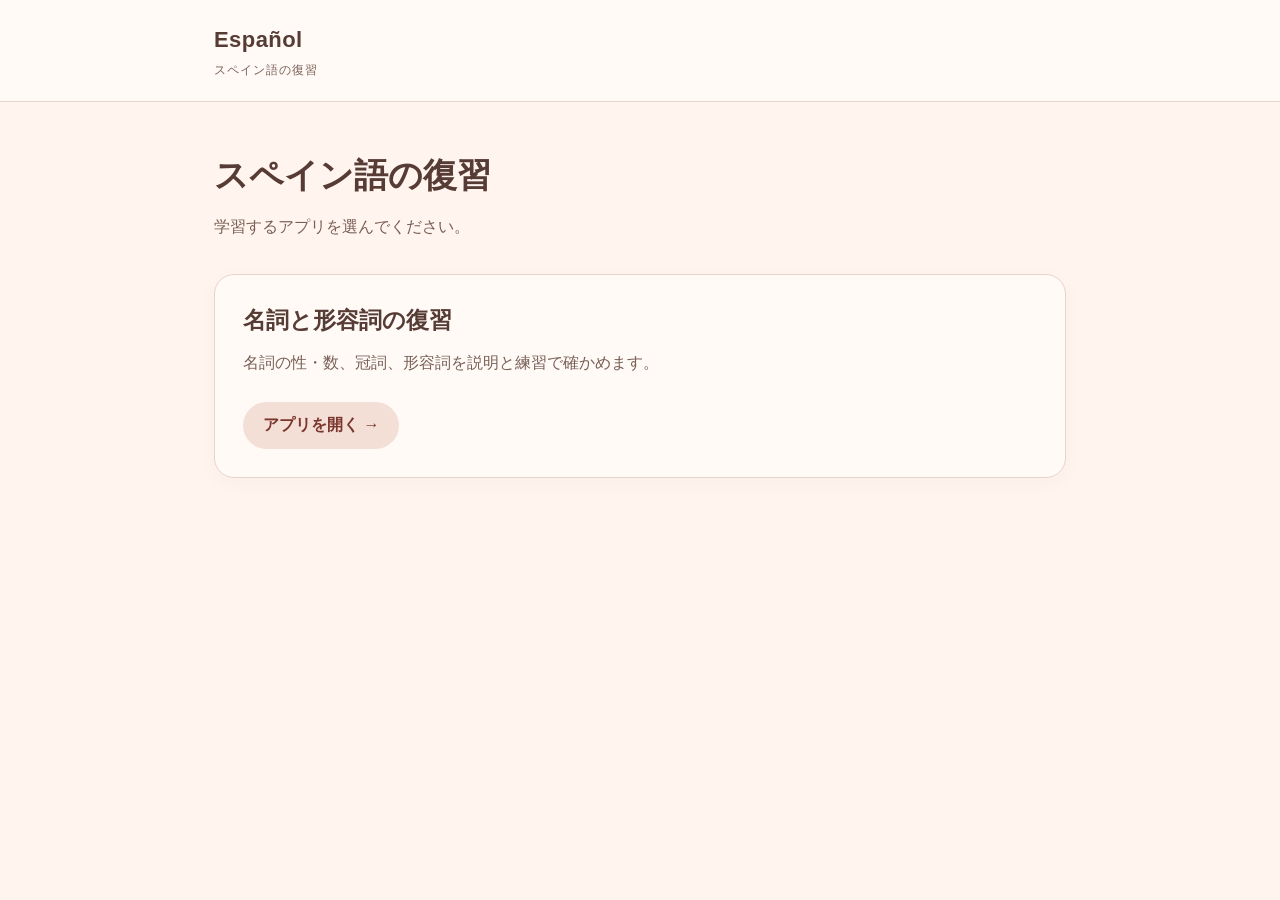
<file: index.html>
<!doctype html>
<html lang="ja">
<head>
<meta charset="utf-8">
<meta name="viewport" content="width=device-width, initial-scale=1">
<meta name="theme-color" content="#fff5ee">
<meta name="robots" content="noindex, nofollow">
<title>スペイン語の復習 · Español</title>
<style>
:root{color-scheme:light;--ink:#573b35;--muted:#795f56;--paper:#fffaf6;--accent:#9e493e;--line:#e8d4c8}
*{box-sizing:border-box}body{margin:0;background:#fff5ee;color:var(--ink);font-family:-apple-system,BlinkMacSystemFont,"Hiragino Kaku Gothic ProN","Noto Sans JP",sans-serif;line-height:1.8}
header{background:var(--paper);border-bottom:1px solid var(--line)}.header-inner{max-width:900px;margin:auto;padding:20px 24px;font-size:22px;font-weight:750;letter-spacing:.02em}header small{display:block;font-size:12px;font-weight:500;color:var(--muted);letter-spacing:.08em}
main{max-width:900px;margin:0 auto;padding:48px 24px 72px}h1{font-size:clamp(24px,5vw,34px);line-height:1.5;margin:0 0 12px}.intro{color:var(--muted);margin:0 0 32px}.apps{display:grid;grid-template-columns:repeat(auto-fit,minmax(min(100%,320px),1fr));gap:20px}
.card{display:block;color:inherit;text-decoration:none;background:var(--paper);border:1px solid var(--line);border-radius:20px;padding:28px;box-shadow:0 5px 20px #573b3508;transition:border-color .15s,box-shadow .15s}.card:hover{border-color:var(--accent);box-shadow:0 7px 24px #573b3515}.card:focus-visible{outline:3px solid var(--accent);outline-offset:5px}.card h2{font-size:23px;line-height:1.5;margin:0 0 12px}.card p{color:var(--muted);margin:0 0 24px}.open{display:inline-block;background:#f4dfd7;color:#7b352d;border-radius:999px;padding:9px 20px;font-weight:700}
@media(max-width:480px){main{padding:32px 20px 48px}.card{padding:24px}.header-inner{padding:16px 20px}}
</style>
</head>
<body>
<header><div class="header-inner">Español<small>スペイン語の復習</small></div></header>
<main><h1>スペイン語の復習</h1><p class="intro">学習するアプリを選んでください。</p><div class="apps" aria-label="学習アプリ"><a class="card" href="36krf7/"><h2>名詞と形容詞の復習</h2><p>名詞の性・数、冠詞、形容詞を説明と練習で確かめます。</p><span class="open">アプリを開く <span aria-hidden="true">→</span></span></a></div></main>
</body>
</html>
</file>
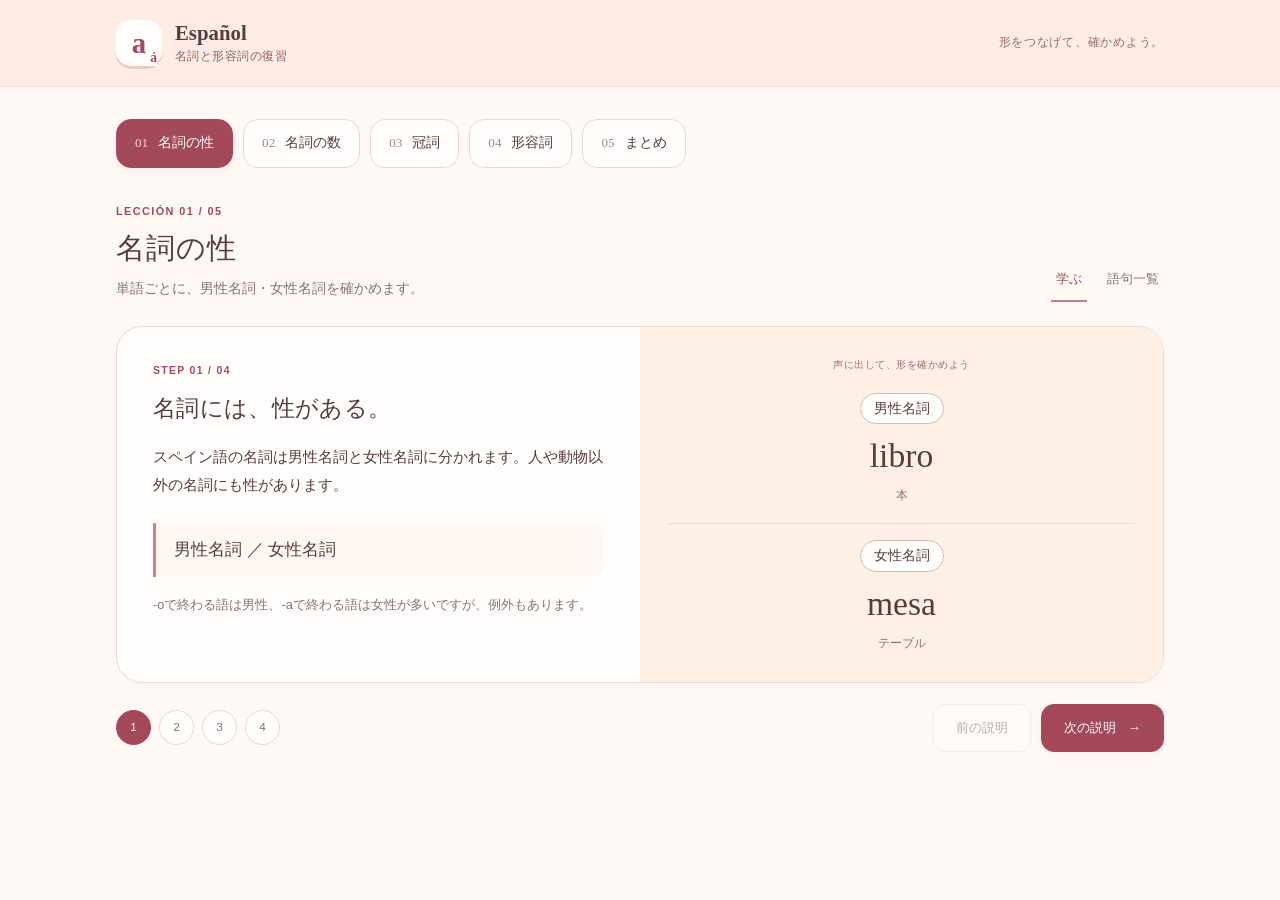
<file: 36krf7/index.html>
<!doctype html>
<html lang="ja">
<head>
  <meta charset="utf-8">
  <meta name="viewport" content="width=device-width, initial-scale=1">
  <meta name="theme-color" content="#fff5ee">
  <meta name="robots" content="noindex, nofollow">
  <title>名詞と形容詞の復習 · Español</title>
  <link rel="stylesheet" href="style.css?v=cfb3f581848a">
</head>
<body>
  <a class="skip" href="#content">学習内容へ</a>
  <header class="masthead"><div class="masthead-inner"><a href="#" id="home-link" class="brand"><span class="brand-mark" aria-hidden="true">a<span>á</span></span><span>Español<small>名詞と形容詞の復習</small></span></a><span class="masthead-note">形をつなげて、確かめよう。</span></div></header>
  <div class="shell">
    <nav id="chapters" class="chapters" aria-label="学習する分野"></nav>
    <div class="page-head"><div><p id="eyebrow" class="eyebrow"></p><h1 id="title"></h1><p id="intro" class="intro"></p></div><nav id="views" class="view-tabs" aria-label="学習の方法"></nav></div>
    <main id="content" tabindex="-1"></main>
    <p id="notice" class="notice" role="status" aria-live="polite"></p>
  </div>
  <script src="data.js?v=25583dbda286"></script><script src="engine.js?v=3fdb61d75767"></script><script src="app.js?v=c4630849959b"></script>
</body>
</html>
</file>
<file: 36krf7/style.css>
:root{--paper:#fff9f5;--peach:#fff0e5;--rose:#a44959;--rose-dark:#853a49;--ink:#593b3e;--muted:#8a7170;--line:#ead8d1;--green:#33725a;--red:#ac3b51;--white:#fffefd;color:var(--ink);font-family:"Hiragino Maru Gothic ProN","Hiragino Sans",-apple-system,BlinkMacSystemFont,"Noto Sans JP",Meiryo,sans-serif;font-synthesis:none}
*{box-sizing:border-box}body{margin:0;background:var(--paper);line-height:1.8}button,input,select{font:inherit;color:inherit}button,a,input,select{-webkit-tap-highlight-color:transparent}button{cursor:pointer}button:disabled{cursor:default}button,a,select,input{touch-action:manipulation}button:focus-visible,a:focus-visible,select:focus-visible,input:focus-visible{outline:3px solid #c68255;outline-offset:4px}button{transition:background .16s,border-color .16s,transform .16s}button:not(:disabled):active{transform:translateY(1px)}a{color:inherit}.skip{position:absolute;top:-100px;left:15px;padding:10px;background:white;z-index:10}.skip:focus{top:10px}
.masthead{background:#ffede5;border-bottom:1px solid #f1ddd4}.masthead-inner{max-width:1120px;margin:auto;padding:20px 36px;display:flex;align-items:center;justify-content:space-between}.brand{text-decoration:none;display:flex;align-items:center;gap:13px;font:700 1.3rem Georgia,serif}.brand small{font:500 .72rem/1.5 sans-serif;display:block;margin-top:3px;letter-spacing:.04em;color:#945d62}.brand-mark{position:relative;width:46px;height:46px;background:var(--white);border-radius:15px;display:flex;align-items:center;justify-content:center;font-size:1.8rem;color:var(--rose);box-shadow:0 3px 0 #edc9bf}.brand-mark span{position:absolute;right:5px;bottom:0;font-size:.85rem;background:var(--white);padding-left:3px}.masthead-note{font-size:.76rem;color:#946e6b;letter-spacing:.06em}
.shell{max-width:1120px;margin:auto;padding:32px 36px 18px}.chapters{display:flex;gap:10px;flex-wrap:wrap}.chapter{padding:11px 18px;border:1px solid var(--line);border-radius:15px;background:var(--white);font-size:.86rem;font-weight:600;min-height:48px;display:flex;align-items:center;gap:10px}.chapter-no{font:500 .82rem Georgia,serif;color:#ab8480}.chapter.active{background:var(--rose);border-color:var(--rose);color:white;box-shadow:0 5px 12px #a4495912}.chapter.active .chapter-no{color:#f4d9d8}.visited{font-size:.75rem;color:var(--green)}.chapter.active .visited{color:white}.chapter:hover:not(.active){background:#fff3eb;border-color:#dcb9b0}
.page-head{margin:35px 0 24px;display:flex;align-items:flex-end;justify-content:space-between;gap:25px}.eyebrow,.step-label{color:var(--rose);font-size:.65rem;font-weight:650;letter-spacing:.13em;margin:0 0 8px}.eyebrow{font:600 .68rem/1.5 sans-serif}h1,h2,h3,p{margin:0}h1{font-size:1.8rem;font-weight:650;letter-spacing:.035em;line-height:1.5}h2{font-size:1.45rem;letter-spacing:.015em;font-weight:600;line-height:1.65}h3{font-size:1.1rem;font-weight:600}.intro{font-size:.86rem;color:var(--muted);margin-top:7px}.view-tabs{display:flex;white-space:nowrap;gap:15px;align-self:flex-end}.view-tabs button{background:none;border:0;border-bottom:2px solid transparent;font-size:.8rem;padding:10px 5px;color:var(--muted);min-height:44px}.view-tabs .active{border-bottom-color:#cc7c87;color:var(--rose);font-weight:650}
main:focus{outline:none}.lesson-layout{border:1px solid var(--line);border-radius:26px;overflow:hidden;display:grid;grid-template-columns:1fr 1fr;background:var(--white);box-shadow:0 8px 26px #82434706}.lesson-copy{padding:35px 36px}.lesson-copy>p:not(.step-label){font-size:.91rem;line-height:1.95;margin-top:16px}.lesson-copy>.note{font-size:.8rem!important;color:var(--muted);line-height:1.9}.rule{padding:13px 18px;background:#fff7f1;border-left:3px solid #d37d87;border-radius:0 12px 12px 0;margin-top:23px;font-size:1.04rem;font-weight:600;line-height:1.7}.example-stage{padding:29px 28px;background:var(--peach);display:flex;flex-direction:column;align-items:center;justify-content:center;text-align:center;gap:18px;min-height:310px}.stage-label{font-size:.65rem;letter-spacing:.05em;color:#a16a6d}.example{width:100%}.example>div{font:2.1rem/1.55 Georgia,"Times New Roman",serif;overflow-wrap:anywhere}.example>p{font-size:.73rem;color:var(--muted);margin-top:2px}.example.compact>div{font-size:1.64rem}.example+.example{border-top:1px solid #eddbcf;padding-top:16px}
.lesson-nav{display:flex;justify-content:space-between;align-items:center;gap:20px;margin-top:21px}.dots{display:flex;gap:8px}.dots button{height:35px;min-width:35px;border:1px solid var(--line);border-radius:50%;background:var(--white);font-size:.74rem;color:var(--muted)}.dots .active{background:var(--rose);border-color:var(--rose);color:white}.lesson-actions{display:flex;gap:10px}.btn{min-height:47px;border:1px solid var(--line);border-radius:13px;padding:11px 22px;background:var(--white);font-size:.84rem;font-weight:600;display:inline-flex;align-items:center;justify-content:center;gap:12px;text-decoration:none}.btn.primary{background:var(--rose);border-color:var(--rose);color:white;box-shadow:0 3px 8px #8d3b4510}.btn.primary:not(:disabled):hover{background:var(--rose-dark);border-color:var(--rose-dark)}.btn:disabled{opacity:.4;box-shadow:none}
.practice-start{border:1px solid var(--line);border-radius:26px;background:var(--white);display:grid;grid-template-columns:1.2fr 1fr;overflow:hidden;box-shadow:0 8px 26px #82434706}.practice-copy{padding:35px 36px}.practice-copy>p:not(.step-label){font-size:.85rem;color:var(--muted);margin-top:11px}.practice-settings{display:flex;flex-direction:column;gap:13px;margin:23px 0}.practice-settings label{display:flex;align-items:center;justify-content:space-between;gap:15px;font-size:.77rem}.practice-settings select{width:66%;min-height:44px;border:1px solid var(--line);border-radius:10px;background:#fffaf7;padding:8px 10px;font-size:.79rem}.start-button{width:100%;margin-top:2px}.practice-preview{padding:28px;background:var(--peach);display:flex;flex-direction:column;justify-content:center;align-items:center;text-align:center;gap:18px}.practice-preview>div{font:2.15rem/1.5 Georgia,serif}.preview-arrow{font-size:1.25rem;color:#c09389}.practice-preview .note{font-size:.75rem;color:var(--muted);max-width:23em}.last-result{margin-top:15px!important;text-align:center}.last-result b{color:var(--rose);margin-left:7px}
.quiz{max-width:820px;margin:0 auto;border:1px solid var(--line);border-radius:26px;background:var(--white);overflow:hidden;box-shadow:0 8px 26px #82434706}.quiz-top{padding:15px 28px;display:flex;align-items:center;justify-content:space-between;font-size:.76rem;gap:8px;color:var(--muted)}.quiz-top b{color:var(--rose);font-size:.9rem}.quiz-tools{display:flex;gap:14px}.text-btn{padding:4px 0;background:none;border:0;text-decoration:underline;text-underline-offset:4px;font-size:.71rem;min-height:38px;color:var(--muted)}.progress-track{height:4px;background:#fff0e9}.progress-track>span{display:block;height:100%;background:#cf8290;transition:width .2s}.quiz-main{padding:27px 36px 30px;text-align:center}.question-kind{color:#a47976;font-size:.66rem;letter-spacing:.04em;margin-bottom:6px}.quiz h2{font-size:1rem;font-weight:550}.question-word{font:2.75rem/1.5 Georgia,"Times New Roman",serif;color:#71474c;margin:17px 0 0;overflow-wrap:anywhere}.question-word.long{font-size:2.1rem}.question-ja{font-size:.82rem;color:var(--muted);margin:4px 0 14px}.base-word{font-size:.72rem;color:var(--muted);display:flex;gap:10px;justify-content:center;align-items:center;margin:14px 0}.base-word b{color:var(--ink);font:1.1rem Georgia,serif}.choices{display:flex;flex-wrap:wrap;justify-content:center;gap:11px;margin:24px 0 23px}.choice{border:1.5px solid var(--line);border-radius:14px;min-height:58px;padding:10px 19px;background:#fffbf8;font-size:1rem;position:relative}.choice[lang=es]{font:1.35rem/1.5 Georgia,serif}.choice.selected{border-color:var(--rose);box-shadow:0 0 0 1px var(--rose);background:#fff0f0;color:var(--rose)}.choice.correct{border-color:var(--green);background:#eff8f0;color:var(--green);box-shadow:none}.choice.wrong{border-color:var(--red);background:#fff0f0;color:var(--red);box-shadow:none}.choice-symbol{font-size:.9rem;margin-left:10px}.phrases{display:grid;grid-template-columns:1fr 1fr}.phrases .choice{font-size:1.1rem;padding:14px 12px;text-wrap:balance}.quiz-bottom{display:flex;justify-content:center;margin-top:17px}.quiz-bottom>.btn{min-width:180px}.hint-button{border:0;background:none;font-size:.73rem;padding:9px 15px;margin-top:12px;color:#9c7270;min-height:44px}.hint-text{font-size:.78rem;color:var(--muted);background:#fff7f1;border-radius:12px;padding:12px 17px;text-align:left;margin-top:4px}.feedback{background:#fff3eb;text-align:left;padding:21px 23px;border-radius:16px;margin-top:23px;scroll-margin-top:20px}.feedback-title{font-size:.9rem;font-weight:650;color:var(--green)}.feedback.miss .feedback-title{color:var(--red)}.correct-answer{font:1.65rem/1.55 Georgia,serif;margin:7px 0;color:var(--green);overflow-wrap:anywhere}.correct-answer[lang=ja]{font-family:inherit;font-size:1.2rem}.feedback>p:last-child{font-size:.83rem;line-height:1.95}.your-answer{font-size:.72rem;color:var(--muted);margin-top:8px}.your-answer span{margin-left:10px;text-decoration:line-through;text-decoration-color:#cf9c94;overflow-wrap:anywhere}
.write-area{margin:24px auto 18px;max-width:520px}.write-area label{display:block;font-size:.75rem;color:var(--muted);margin-bottom:8px}.write-area input{width:100%;min-height:58px;border:1.5px solid var(--line);border-radius:12px;padding:11px 15px;text-align:center;font:1.4rem Georgia,serif;background:#fffbf8}.write-area input[lang=ja]{font-family:inherit;font-size:1rem}.write-area input:disabled{opacity:1;color:var(--muted);background:#f9f3ee}.accent-keys{display:flex;justify-content:center;gap:8px;margin-top:10px}.accent-keys button{border:1px solid var(--line);border-radius:9px;background:white;min-width:40px;min-height:42px;font:1.05rem Georgia,serif}.accent-keys button:disabled{opacity:.45}.input-note{font-size:.67rem;color:var(--muted);margin-top:9px}
.result{max-width:820px;margin:auto;border:1px solid var(--line);border-radius:26px;background:var(--white);padding:36px;text-align:center;box-shadow:0 8px 26px #82434706}.score-label{font-size:.74rem;color:var(--muted);margin:20px 0 0}.score{font:4.4rem/1.3 Georgia,serif;color:var(--rose);margin:4px 0 15px}.score span{font-size:1.8rem;color:#a98c87}.retry-result{font-size:.8rem;color:var(--green);margin-bottom:18px}.result-actions{display:flex;gap:12px;justify-content:center;flex-wrap:wrap;margin:15px 0 24px}.review-list{margin-top:28px;text-align:left}.review-list>h3{font-size:.88rem;margin-bottom:13px}.review-item{padding:18px 22px;border:1px solid var(--line);background:#fffaf6;border-radius:15px;margin-top:10px;font:1.2rem/1.6 Georgia,serif;overflow-wrap:anywhere}.review-arrow{margin:0 12px;color:#bc9089}.review-item strong{font-weight:500;color:var(--rose)}.review-item p{font:.75rem/1.9 "Hiragino Sans",sans-serif;color:var(--muted);margin-top:8px}.completion{font-size:.83rem;color:var(--green);background:#f2f8f2;padding:15px;border-radius:12px;margin-top:17px}.result-note{font-size:.74rem;color:var(--muted);margin-top:17px}
.section-intro{margin:10px 0 22px}.section-intro h2{font-size:1.2rem}.section-intro p{font-size:.79rem;color:var(--muted);margin-top:7px}.vocab-grid{display:grid;grid-template-columns:repeat(3,1fr);gap:13px}.vocab-card{border:1px solid var(--line);background:var(--white);border-radius:16px;padding:21px 22px;min-width:0}.vocab-label{display:block;font-size:.71rem;color:var(--muted);margin-bottom:7px}.vocab-card strong{font:1.4rem/1.5 Georgia,serif;overflow-wrap:anywhere}.gender-tag{border:1px solid #e4c9c3;padding:2px 7px;border-radius:5px;font-size:.61rem;margin-left:7px;white-space:nowrap}.forms{font:1.13rem/1.7 Georgia,serif;color:var(--rose);margin-top:7px;overflow-wrap:anywhere}.vocab-card small{display:block;color:var(--muted);font-size:.66rem;margin-top:11px}.phrase-list{display:grid;gap:12px}.phrase-card{border:1px solid var(--line);background:var(--white);border-radius:16px;padding:20px 23px}.phrase-card>div{display:flex;gap:20px;align-items:center;font:1.38rem/1.7 Georgia,serif}.phrase-card>div>span{min-width:0;overflow-wrap:anywhere}.phrase-arrow{color:#b48880}
.notice{font-size:.74rem;color:var(--red);text-align:center;margin-top:10px}
@media(max-width:900px){.page-head{display:block}.view-tabs{margin-top:14px;width:max-content}.vocab-grid{grid-template-columns:repeat(2,1fr)}.lesson-copy,.practice-copy{padding:28px}.shell{padding:27px 25px}.example>div{font-size:1.8rem}.chapters{gap:8px}.chapter{padding:10px 14px}.example.compact>div{font-size:1.45rem}}
@media(max-width:600px){.masthead-inner{padding:16px 20px}.masthead-note{display:none}.brand{font-size:1.15rem}.brand-mark{width:40px;height:40px}.shell{padding:22px 16px 14px}.chapters{display:grid;grid-template-columns:repeat(3,1fr);gap:7px}.chapter{font-size:.72rem;justify-content:center;gap:6px;padding:8px 5px;min-height:44px;border-radius:12px}.chapter-no{font-size:.7rem}.chapter:nth-child(4),.chapter:nth-child(5){grid-column:auto}.visited{margin-left:0;font-size:.65rem}.page-head{margin:24px 1px 19px}h1{font-size:1.58rem}.intro{font-size:.78rem}.view-tabs{width:100%;justify-content:space-between;margin-top:14px}.view-tabs button{flex:1;font-size:.76rem}.lesson-layout,.practice-start{grid-template-columns:1fr;border-radius:22px}.lesson-copy,.practice-copy{padding:24px}.lesson-copy h2,.practice-copy h2{font-size:1.25rem}.lesson-copy>p:not(.step-label){font-size:.82rem}.lesson-copy>.note{font-size:.75rem!important}.rule{font-size:.95rem;margin-top:19px}.example-stage{padding:23px 20px;min-height:225px;gap:14px}.example>div{font-size:1.75rem}.example.compact>div{font-size:1.38rem}.example+.example{padding-top:11px}.lesson-nav{display:block;margin-top:19px}.dots{justify-content:center;margin-bottom:16px}.dots button{height:39px;min-width:39px}.lesson-actions{justify-content:space-between}.lesson-actions .btn{flex:1;font-size:.77rem;padding:10px 11px;gap:8px}.practice-settings label{font-size:.72rem}.practice-settings select{font-size:.75rem;width:70%}.practice-preview{padding:24px 20px;gap:13px}.practice-preview>div{font-size:1.8rem}.quiz,.result{border-radius:22px}.quiz-top{padding:12px 17px;font-size:.69rem}.quiz-tools{gap:10px}.text-btn{font-size:.64rem}.quiz-main{padding:23px 17px 22px}.quiz h2{font-size:.9rem}.question-word{font-size:2.15rem;margin-top:15px}.question-word.long{font-size:1.7rem}.question-ja{font-size:.75rem}.choices{gap:8px;margin:20px 0}.choice{padding:11px 13px;min-height:54px}.choice[lang=es]{font-size:1.15rem}.choice[lang=ja]{font-size:.85rem}.phrases{grid-template-columns:1fr;gap:8px}.phrases .choice{font-size:1.14rem;min-height:51px;padding:10px 12px}.feedback{padding:17px 18px}.feedback>p:last-child{font-size:.77rem}.correct-answer{font-size:1.4rem}.quiz-bottom>.btn{min-width:170px;font-size:.8rem}.write-area input{font-size:1.2rem}.accent-keys{gap:6px}.accent-keys button{min-width:39px;min-height:44px}.result{padding:28px 19px}.result h2{font-size:1.25rem}.score{font-size:4rem}.result-actions{flex-direction:column;gap:10px}.result-actions>.btn{width:100%}.review-item{padding:15px 17px;font-size:1.12rem}.review-item p{font-size:.72rem}.review-arrow{margin:0 7px}.vocab-grid{grid-template-columns:1fr;gap:10px}.vocab-card{padding:18px 20px}.phrase-card{padding:17px 20px}.phrase-card>div{font-size:1.2rem;display:flex;flex-wrap:wrap;gap:3px 10px}.phrase-card>div>span:last-child{width:100%;color:var(--rose)}}
@media(prefers-reduced-motion:reduce){*{transition:none!important;scroll-behavior:auto!important}}

.article-instruction{display:inline-flex;align-items:center;justify-content:center;gap:9px;padding:10px 22px;border:2px solid var(--rose);border-radius:13px;color:var(--rose-dark);background:#fff0f0;font-size:1.45rem;font-weight:750;line-height:1.55;margin:0 0 4px}.article-instruction.indefinite{background:#fff0df;border-color:#b97840;color:#86542e}.article-instruction span{font-size:.85rem;font-weight:600}.resume-note{font-size:.78rem;color:var(--rose);margin:16px 0 8px}.quiz-tools{flex-wrap:wrap;justify-content:flex-end}.quiz-top>span{white-space:nowrap}.text-btn:disabled{opacity:.45}
@media(max-width:600px){.quiz-tools{gap:0 10px}.quiz-top{align-items:flex-start}.article-instruction{font-size:1.3rem;padding:10px 16px}.article-instruction span{font-size:.76rem}}

.start-button+.start-button{margin-top:10px}

.noun-gender{display:inline-block;margin-bottom:6px;padding:3px 13px;border:1px solid #dcb9b0;border-radius:999px;background:var(--white);color:var(--ink);font-size:.86rem;font-weight:700;line-height:1.7}
</file>
